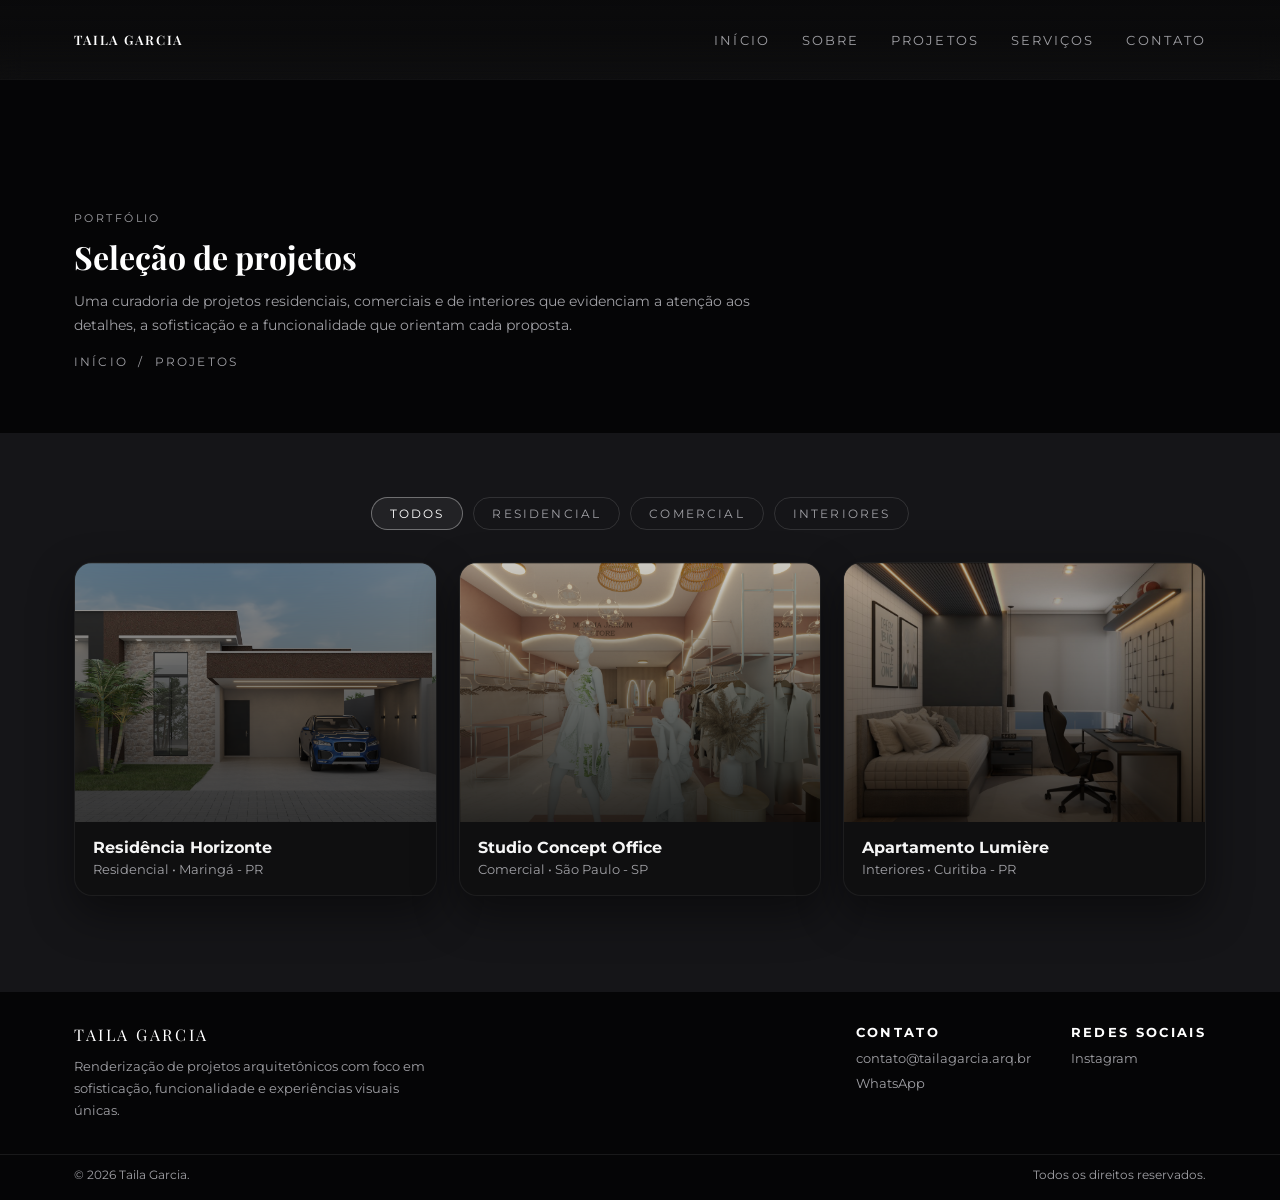
<file: projetos.html>
<!DOCTYPE html>
<html lang="pt-BR">
  <head>
    <meta charset="UTF-8" />
    <meta name="viewport" content="width=device-width, initial-scale=1.0" />
    <title>Portfólio | Taila Garcia</title>
    <meta
      name="description"
      content="Portfólio de projetos residenciais, comerciais e de interiores assinados por Taila Garcia."
    />

    <link rel="preconnect" href="https://fonts.googleapis.com" />
    <link rel="preconnect" href="https://fonts.gstatic.com" crossorigin />
    <link
      href="https://fonts.googleapis.com/css2?family=Montserrat:wght@300;400;500;600&family=Playfair+Display:wght@500;600;700&display=swap"
      rel="stylesheet"
    />

    <link rel="stylesheet" href="assets/css/style.css" />
  </head>
  <body>
    <!-- Header compartilhado -->
    <header class="header">
      <div class="container header__content">
        <a href="index.html#home" class="logo">Taila Garcia</a>

        <nav class="nav" id="mainNav">
          <ul class="nav__list">
            <li><a href="index.html#home">Início</a></li>
            <li><a href="index.html#sobre">Sobre</a></li>
            <li><a href="projetos.html">Projetos</a></li>
            <li><a href="index.html#servicos">Serviços</a></li>
            <li><a href="index.html#contato">Contato</a></li>
          </ul>
        </nav>

        <button class="nav-toggle" id="navToggle" aria-label="Abrir menu">
          <span></span>
          <span></span>
          <span></span>
        </button>
      </div>
    </header>

    <main>
      <!-- Cabeçalho da página de portfólio -->
      <section class="page-header">
        <div class="container">
          <div class="page-header__content animate-on-scroll">
            <p class="page-header__eyebrow">Portfólio</p>
            <h1 class="page-header__title">Seleção de projetos</h1>
            <p class="page-header__subtitle">
              Uma curadoria de projetos residenciais, comerciais e de interiores
              que evidenciam a atenção aos detalhes, a sofisticação e a
              funcionalidade que orientam cada proposta.
            </p>

            <div class="breadcrumb">
              <a href="index.html">Início</a> &nbsp;/&nbsp; <span>Projetos</span>
            </div>
          </div>
        </div>
      </section>

      <!-- Grid de projetos -->
      <section class="projects-list-page">
        <div class="container">
          <div class="portfolio-filters animate-on-scroll">
            <button class="filter-btn active" data-filter="all">Todos</button>
            <button class="filter-btn" data-filter="residencial">
              Residencial
            </button>
            <button class="filter-btn" data-filter="comercial">
              Comercial
            </button>
            <button class="filter-btn" data-filter="interiores">
              Interiores
            </button>
          </div>

          <div class="projects-list">
            <!-- Os mesmos projetos da home, com possibilidade de expansão futura -->
            <article
              class="portfolio-item animate-on-scroll"
              data-category="residencial"
            >
              <a href="projetos/projeto-residencial-01.html" class="portfolio-link">
                <div
                  class="portfolio-item__image portfolio-item__image--residencial"
                ></div>
                <div class="portfolio-item__info">
                  <h3>Residência Horizonte</h3>
                  <p>Residencial • Maringá - PR</p>
                </div>
              </a>
            </article>

            <article
              class="portfolio-item animate-on-scroll"
              data-category="comercial"
            >
              <a href="projetos/projeto-comercial-01.html" class="portfolio-link">
                <div
                  class="portfolio-item__image portfolio-item__image--comercial"
                ></div>
                <div class="portfolio-item__info">
                  <h3>Studio Concept Office</h3>
                  <p>Comercial • São Paulo - SP</p>
                </div>
              </a>
            </article>

            <article
              class="portfolio-item animate-on-scroll"
              data-category="interiores"
            >
              <a href="projetos/projeto-interiores-01.html" class="portfolio-link">
                <div
                  class="portfolio-item__image portfolio-item__image--interiores"
                ></div>
                <div class="portfolio-item__info">
                  <h3>Apartamento Lumière</h3>
                  <p>Interiores • Curitiba - PR</p>
                </div>
              </a>
            </article>
          </div>
        </div>
      </section>
    </main>

    <!-- Footer compartilhado -->
    <footer class="footer">
      <div class="container footer__content">
        <div class="footer__brand">
          <span class="footer__logo">Taila Garcia</span>
          <p>
            Renderização de projetos arquitetônicos com foco em sofisticação, funcionalidade
            e experiências visuais únicas.
          </p>
        </div>

        <div class="footer__columns">
          <div class="footer__column">
            <h4>Contato</h4>
            <ul>
              <li>
                <a href="mailto:contato@tailagarcia.arq.br"
                  >contato@tailagarcia.arq.br</a
                >
              </li>
              <li>
                <a
                  href="https://wa.me/5544998834349?text=Olá%20Taila,%20gostaria%20de%20conversar%20sobre%20um%20projeto."
                  target="_blank"
                  rel="noopener"
                  >WhatsApp</a
                >
              </li>
            </ul>
          </div>

          <div class="footer__column">
            <h4>Redes sociais</h4>
            <ul class="footer__social">
              <li><a href="https://www.instagram.com/tgorender?igsh=a2pmd243MzJvcm42"
                target="_blank"
                aria-label="Instagram">Instagram</a></li>
            </ul>
          </div>
        </div>
      </div>
      <div class="footer__bottom">
        <div class="container footer__bottom-inner">
          <span>© <span id="year"></span> Taila Garcia.</span>
          <span>Todos os direitos reservados.</span>
        </div>
      </div>
    </footer>

    <script src="assets/js/main.js"></script>
  </body>
</html>
</file>
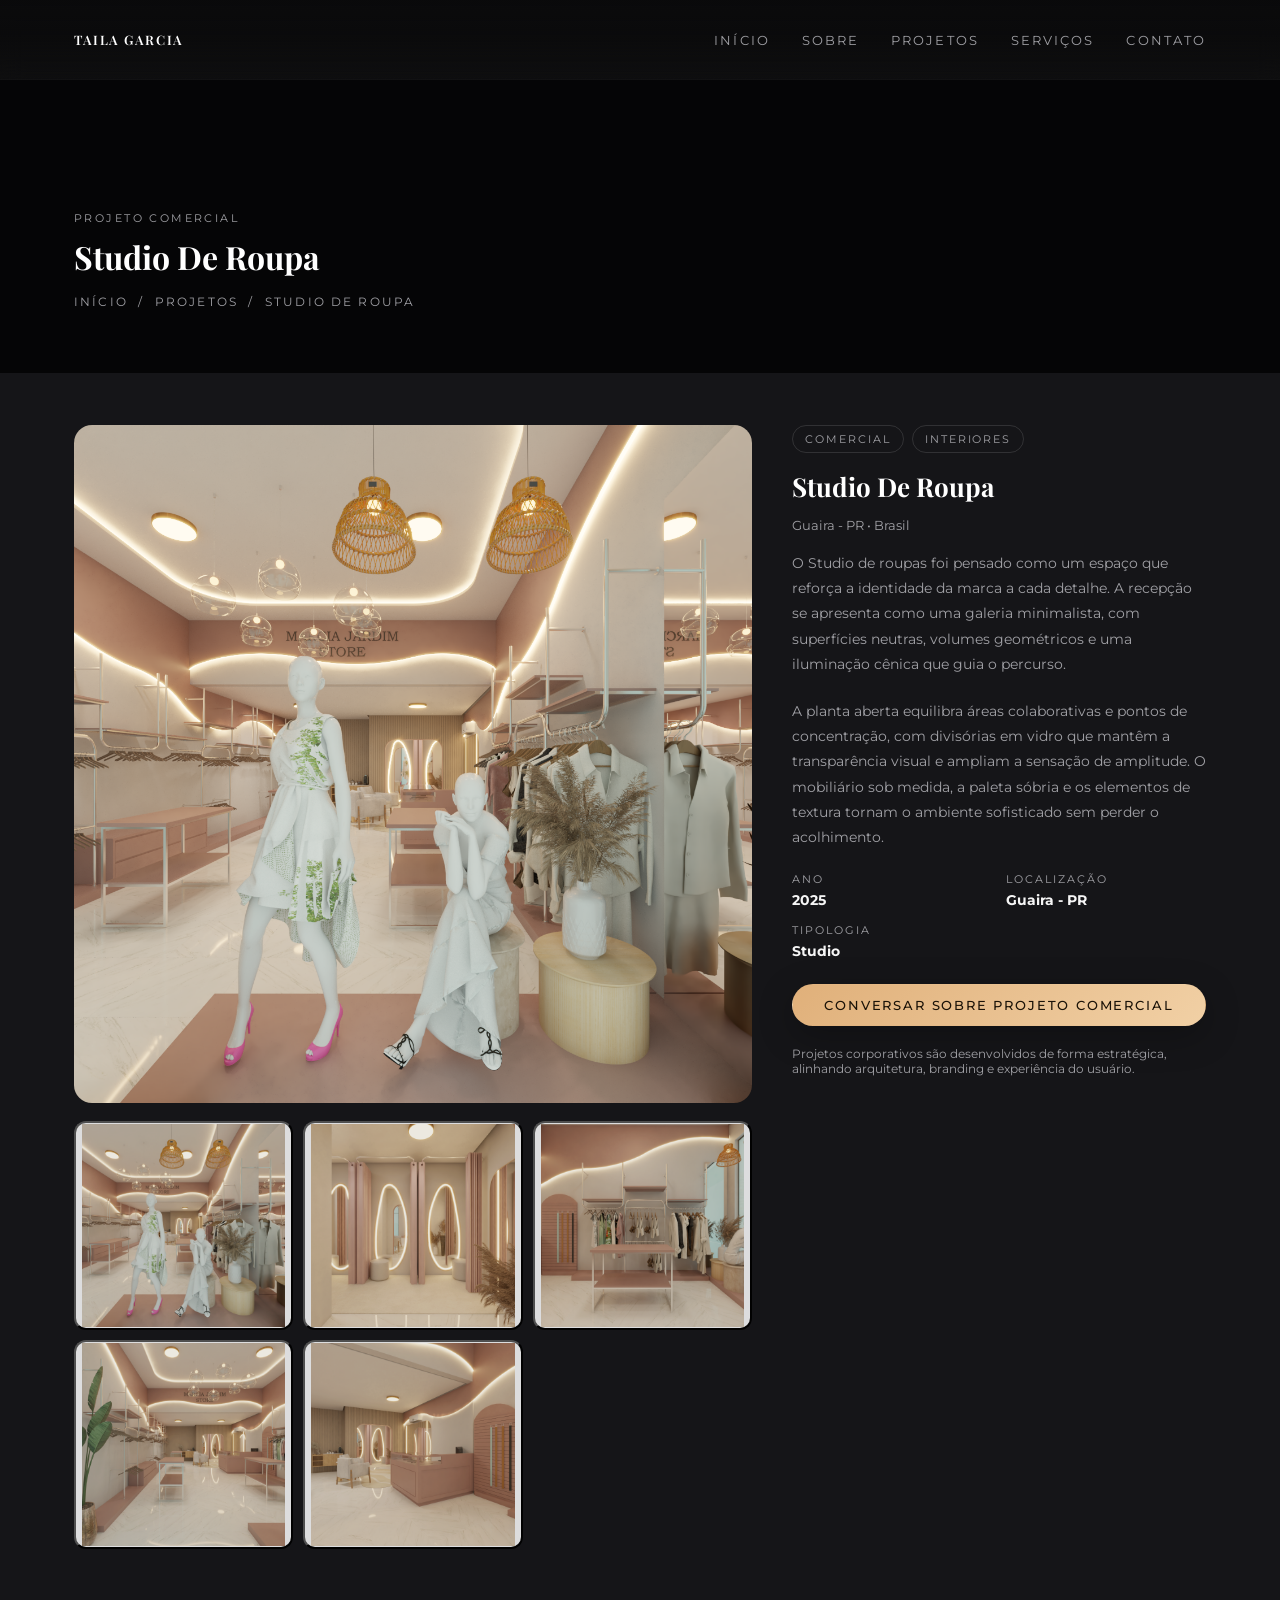
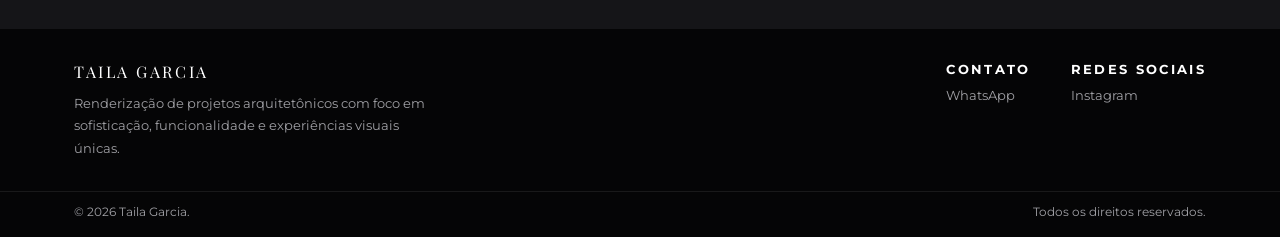
<file: projetos/projeto-comercial-01.html>
<!DOCTYPE html>
<html lang="pt-BR">
  <head>
    <meta charset="UTF-8" />
    <meta name="viewport" content="width=device-width, initial-scale=1.0" />
    <title>Studio de roupa | Taila Garcia</title>
    <meta
      name="description"
      content="Escritório contemporâneo com atmosfera sofisticada e minimalista, pensado para potencializar a experiência da marca e o bem-estar da equipe."
    />

    <link rel="preconnect" href="https://fonts.googleapis.com" />
    <link rel="preconnect" href="https://fonts.gstatic.com" crossorigin />
    <link
      href="https://fonts.googleapis.com/css2?family=Montserrat:wght@300;400;500;600&family=Playfair+Display:wght@500;600;700&display=swap"
      rel="stylesheet"
    />

    <link rel="stylesheet" href="../assets/css/style.css" />
  </head>
  <body>
    <!-- Header -->
    <header class="header">
      <div class="container header__content">
        <a href="../index.html#home" class="logo"
          >Taila Garcia</a
        >

        <nav class="nav" id="mainNav">
          <ul class="nav__list">
            <li><a href="../index.html#home">Início</a></li>
            <li><a href="../index.html#sobre">Sobre</a></li>
            <li><a href="../projetos.html">Projetos</a></li>
            <li><a href="../index.html#servicos">Serviços</a></li>
            <li><a href="../index.html#contato">Contato</a></li>
          </ul>
        </nav>

        <button class="nav-toggle" id="navToggle" aria-label="Abrir menu">
          <span></span>
          <span></span>
          <span></span>
        </button>
      </div>
    </header>

    <main>
      <!-- Cabeçalho do projeto -->
      <section class="page-header">
        <div class="container">
          <div class="page-header__content animate-on-scroll">
            <p class="page-header__eyebrow">Projeto comercial</p>
            <h1 class="page-header__title">Studio De Roupa</h1>
            

            <div class="breadcrumb">
              <a href="../index.html">Início</a> &nbsp;/&nbsp;
              <a href="../projetos.html">Projetos</a> &nbsp;/&nbsp;
              <span>Studio De Roupa</span>
            </div>
          </div>
        </div>
      </section>

      <!-- Conteúdo do projeto -->
      <section class="page-section">
        <div class="container">
          <div class="project-layout">
            <!-- Galeria -->
            <div class="project-gallery animate-on-scroll">
              <div
                class="project-gallery__main"
                data-main-image="comercial-concept-thumbs"
              >
                <img
                  src="../assets/img/projetos/comercial/comercial-1.png"
                  alt="Área de recepção do Studio Concept Office"
                />
              </div>
              <div
                class="project-gallery__thumbs"
                id="comercial-concept-thumbs"
              >
                <button
                  class="project-gallery__thumb"
                  type="button"
                  data-image-src="../assets/img/projetos/comercial/comercial-1.png"
                >
                  <img
                    src="../assets/img/projetos/comercial/comercial-1.png"
                    alt="Recepção com iluminação linear"
                  />
                
                </button>
                <button
                  class="project-gallery__thumb"
                  type="button"
                  data-image-src="../assets/img/projetos/comercial/comercial-2.png"
                >
                  <img
                    src="../assets/img/projetos/comercial/comercial-2.png"
                    alt="Sala de reunião envidraçada"
                  />
                </button>

                <button
                  class="project-gallery__thumb"
                  type="button"
                  data-image-src="../assets/img/projetos/comercial/comercial-3.png"
                >
                  <img
                    src="../assets/img/projetos/comercial/comercial-3.png"
                    alt="Sala de reunião envidraçada"
                  />
                </button>
                <button
                  class="project-gallery__thumb"
                  type="button"
                  data-image-src="../assets/img/projetos/comercial/comercial-4.png"
                >
                  <img
                    src="../assets/img/projetos/comercial/comercial-4.png"
                    alt="Área de trabalho colaborativa"
                  />
                </button>

                <button
                  class="project-gallery__thumb"
                  type="button"
                  data-image-src="../assets/img/projetos/comercial/comercial-5.png"
                >
                  <img
                    src="../assets/img/projetos/comercial/comercial-5.png"
                    alt="Sala de reunião envidraçada"
                  />
                </button>
              </div>
            </div>

            <!-- Detalhes do projeto -->
            <aside class="project-meta animate-on-scroll">
              <div class="project-meta__tags">
                <span class="project-tag">Comercial</span>
                <span class="project-tag">Interiores</span>
              </div>

              <h1>Studio De Roupa</h1>
              <p class="project-meta__location">Guaira - PR • Brasil</p>
              <!--fazer alteração loja de roupa-->
              <p class="project-meta__description">
                O Studio de roupas foi pensado como um espaço que reforça a
                identidade da marca a cada detalhe. A recepção se apresenta como
                uma galeria minimalista, com superfícies neutras, volumes
                geométricos e uma iluminação cênica que guia o percurso.
              </p>
              <p class="project-meta__description">
                A planta aberta equilibra áreas colaborativas e pontos de
                concentração, com divisórias em vidro que mantêm a
                transparência visual e ampliam a sensação de amplitude. O
                mobiliário sob medida, a paleta sóbria e os elementos de
                textura tornam o ambiente sofisticado sem perder o acolhimento.
              </p>

              <div class="project-meta__info">
                <div class="project-meta__info-item">
                  <span>Ano</span>
                  <strong>2025</strong>
                </div>
                <div class="project-meta__info-item">
                  <span>Localização</span>
                  <strong>Guaira - PR</strong>
                </div>
                <div class="project-meta__info-item">
                  <span>Tipologia</span>
                  <strong>Studio</strong>
                </div>
              </div>

              <div class="project-meta__cta">
                <a
                  href="https://wa.me/5544998834349?text=Olá%20Taila,%20gostei%20do%20Studio%20Concept%20Office%20e%20gostaria%20de%20conversar%20sobre%20um%20projeto%20comercial."
                  target="_blank"
                  rel="noopener"
                  class="btn btn--primary"
                >
                  Conversar sobre projeto comercial
                </a>
                <p class="project-meta__cta-note">
                  Projetos corporativos são desenvolvidos de forma estratégica,
                  alinhando arquitetura, branding e experiência do usuário.
                </p>
              </div>
            </aside>
          </div>
        </div>
      </section>
    </main>

    <!-- Footer -->
    <footer class="footer">
      <div class="container footer__content">
        <div class="footer__brand">
          <span class="footer__logo">Taila Garcia</span>
          <p>
            Renderização de projetos arquitetônicos com foco em sofisticação, funcionalidade
            e experiências visuais únicas.
          </p>
        </div>

        <div class="footer__columns">
          <div class="footer__column">
            <h4>Contato</h4>
            <ul>
            
              <li>
                <a
                  href="https://wa.me/554499834349?text=Olá%20Taila,%20gostaria%20de%20conversar%20sobre%20um%20projeto."
                  target="_blank"
                  rel="noopener"
                  >WhatsApp</a
                >
              </li>
            </ul>
          </div>

          <div class="footer__column">
            <h4>Redes sociais</h4>
            <ul class="footer__social">
              <li><a href="https://www.instagram.com/tgorender?igsh=a2pmd243MzJvcm42"
                target="_blank"
                aria-label="Instagram">Instagram</a></li>
            </ul>
          </div>
        </div>
      </div>
      <div class="footer__bottom">
        <div class="container footer__bottom-inner">
          <span>© <span id="year"></span> Taila Garcia.</span>
          <span>Todos os direitos reservados.</span>
        </div>
      </div>
    </footer>

    <script src="../assets/js/main.js"></script>
  </body>
</html>
</file>
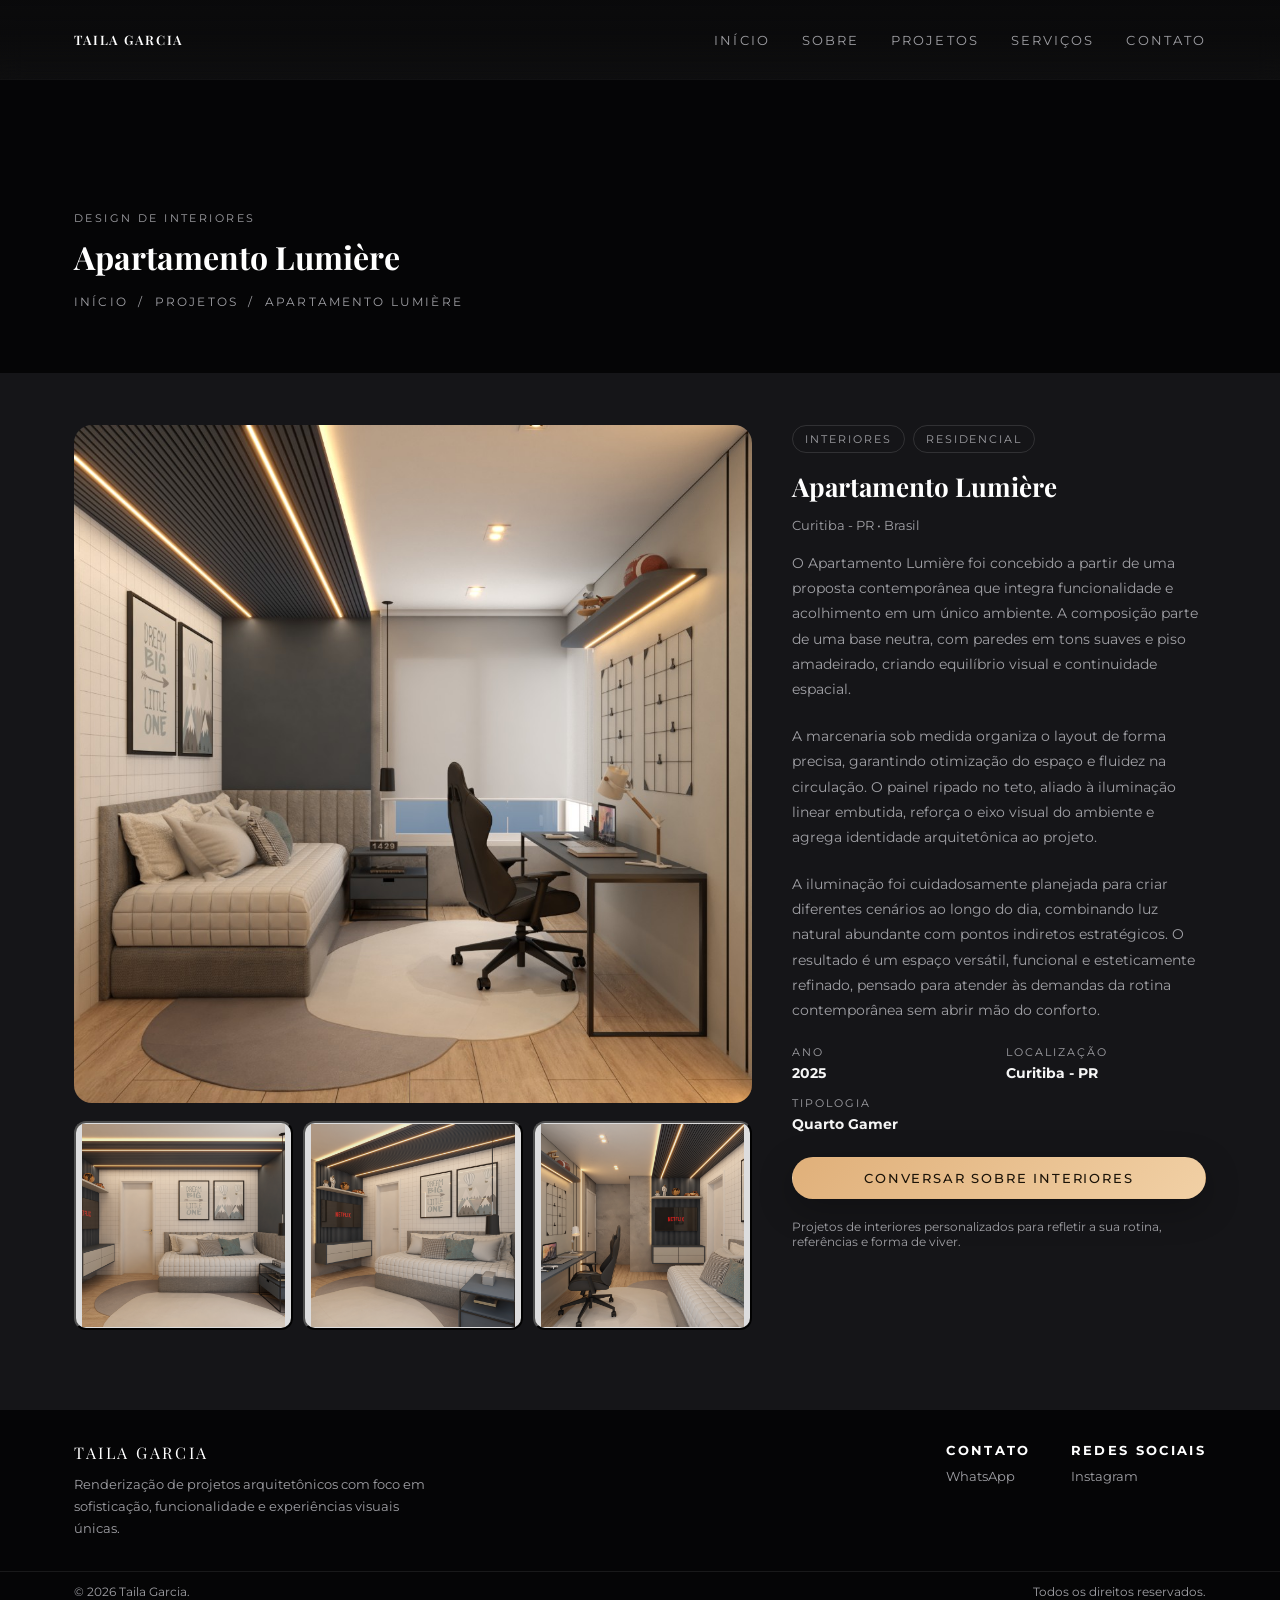
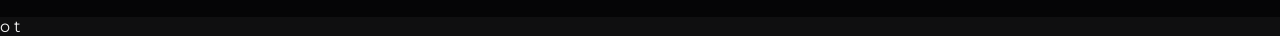
<file: projetos/projeto-interiores-01.html>
<!DOCTYPE html>
<html lang="pt-BR">
  <head>
    <meta charset="UTF-8" />
    <meta name="viewport" content="width=device-width, initial-scale=1.0" />
    <title>Apartamento Lumière | Taila Garcia</title>
    <meta
      name="description"
      content="Interiores minimalistas com atmosfera acolhedora, iluminados por uma paleta neutra e texturas ricas. Projeto de design de interiores assinado por Taila Garcia."
    />

    <link rel="preconnect" href="https://fonts.googleapis.com" />
    <link rel="preconnect" href="https://fonts.gstatic.com" crossorigin />
    <link
      href="https://fonts.googleapis.com/css2?family=Montserrat:wght@300;400;500;600&family=Playfair+Display:wght@500;600;700&display=swap"
      rel="stylesheet"
    />

    <link rel="stylesheet" href="../assets/css/style.css" />
  </head>
  <body>
    <!-- Header -->
    <header class="header">
      <div class="container header__content">
        <a href="../index.html#home" class="logo"
          >Taila Garcia</a
        >

        <nav class="nav" id="mainNav">
          <ul class="nav__list">
            <li><a href="../index.html#home">Início</a></li>
            <li><a href="../index.html#sobre">Sobre</a></li>
            <li><a href="../projetos.html">Projetos</a></li>
            <li><a href="../index.html#servicos">Serviços</a></li>
            <li><a href="../index.html#contato">Contato</a></li>
          </ul>
        </nav>

        <button class="nav-toggle" id="navToggle" aria-label="Abrir menu">
          <span></span>
          <span></span>
          <span></span>
        </button>
      </div>
    </header>

    <main>
      <!-- Cabeçalho do projeto -->
      <section class="page-header">
        <div class="container">
          <div class="page-header__content animate-on-scroll">
            <p class="page-header__eyebrow">Design de interiores</p>
            <h1 class="page-header__title">Apartamento Lumière</h1>
           
            <div class="breadcrumb">
              <a href="../index.html">Início</a> &nbsp;/&nbsp;
              <a href="../projetos.html">Projetos</a> &nbsp;/&nbsp;
              <span>Apartamento Lumière</span>
            </div>
          </div>
        </div>
      </section>

      <!-- Conteúdo do projeto -->
      <section class="page-section">
        <div class="container">
          <div class="project-layout">
            <!-- Galeria -->
            <div class="project-gallery">
              <div
                class="project-gallery__main"
                data-main-image="interiores-lumiere-thumbs"
              >
                
                <img
                  src="../assets/img/projetos/interiores/interiores-01-closet.jpg"
                  alt="Closet moderno com organização funcional"
                  loading="eager"
                  style="width: 100%; height: auto; display: block;"/>
              </div>

              
              <div

                class="project-gallery__thumbs"
                id="interiores-lumiere-thumbs"
              >
             
               
                </button>
                <button
                  class="project-gallery__thumb"
                  type="button"
                  data-image-src="../assets/img/projetos/interiores/interiores-01.png"
                >
                  <img
                    src="../assets/img/projetos/interiores/interiores-01.png"
                    alt="Cozinha minimalista em tons neutros"
                  />
                </button>
                <button
                  class="project-gallery__thumb"
                  type="button"
                  data-image-src="../assets/img/projetos/interiores/interiores-02.png"
                >
                  <img
                    src="../assets/img/projetos/interiores/interiores-02.png"
                    alt="Suíte com iluminação suave"
                  />
                </button>
                <button
                  class="project-gallery__thumb"
                  type="button"
                  data-image-src="../assets/img/projetos/interiores/interiores-03.png"
                >
                  <img
                    src="../assets/img/projetos/interiores/interiores-03.png"
                    alt="Closet moderno com organização funcional"
                  />
                
              </div>
            </div>

            <!-- Detalhes do projeto -->
            <aside class="project-meta animate-on-scroll">
              <div class="project-meta__tags">
                <span class="project-tag">Interiores</span>
                <span class="project-tag">Residencial</span>
              </div>

              <h1>Apartamento Lumière</h1>
              <p class="project-meta__location">Curitiba - PR • Brasil</p>
            <!--fazer alteração-->
              <p class="project-meta__description">
                O Apartamento Lumière foi concebido a partir de uma proposta contemporânea que integra funcionalidade e acolhimento em um único ambiente. A composição parte de uma base neutra, com paredes em tons suaves e piso amadeirado, criando equilíbrio visual e continuidade espacial.
              </p>
              <p class="project-meta__description">
                A marcenaria sob medida organiza o layout de forma precisa, garantindo otimização do espaço e fluidez na circulação. O painel ripado no teto, aliado à iluminação linear embutida, reforça o eixo visual do ambiente e agrega identidade arquitetônica ao projeto.
              </p>
               
              <p class="project-meta__description">
                A iluminação foi cuidadosamente planejada para criar diferentes cenários ao longo do dia, combinando luz natural abundante com pontos indiretos estratégicos. O resultado é um espaço versátil, funcional e esteticamente refinado, pensado para atender às demandas da rotina contemporânea sem abrir mão do conforto.
              </p>

              <div class="project-meta__info">
                <div class="project-meta__info-item">
                  <span>Ano</span>
                  <strong>2025</strong>
                </div>
                <div class="project-meta__info-item">
                  <span>Localização</span>
                  <strong>Curitiba - PR</strong>
                </div>
                <div class="project-meta__info-item">
                  <span>Tipologia</span>
                  <strong>Quarto Gamer</strong>
                </div>
              </div>

              <div class="project-meta__cta">
                <a
                  href="https://wa.me/5544998834349?text=Olá%20Taila,%20gostei%20do%20Apartamento%20Lumière%20e%20gostaria%20de%20conversar%20sobre%20um%20projeto%20de%20interiores."
                  target="_blank"
                  rel="noopener"
                  class="btn btn--primary"
                >
                  Conversar sobre interiores
                </a>
                <p class="project-meta__cta-note">
                  Projetos de interiores personalizados para refletir a sua
                  rotina, referências e forma de viver.
                </p>
              </div>
            </aside>
          </div>
        </div>
      </section>
    </main>

    <!-- Footer -->
    <footer class="footer">
      <div class="container footer__content">
        <div class="footer__brand">
          <span class="footer__logo">Taila Garcia</span>
          <p>
            Renderização de projetos arquitetônicos com foco em sofisticação, funcionalidade
            e experiências visuais únicas.
          </p>
        </div>

        <div class="footer__columns">
          <div class="footer__column">
            <h4>Contato</h4>
            <ul>
         
              <li>
                <a
                  href="https://wa.me/554499834349?text=Olá%20Taila,%20gostaria%20de%20conversar%20sobre%20um%20projeto."
                  target="_blank"
                  rel="noopener"
                  >WhatsApp</a
                >
              </li>
            </ul>
          </div>

          <div class="footer__column">
            <h4>Redes sociais</h4>
            <ul class="footer__social">
              <li><a href="https://www.instagram.com/tgorender?igsh=a2pmd243MzJvcm42"
                target="_blank"
                aria-label="Instagram">Instagram</a></li>
            </ul>
          </div>
        </div>
      </div>
      <div class="footer__bottom">
        <div class="container footer__bottom-inner">
          <span>© <span id="year"></span> Taila Garcia.</span>
          <span>Todos os direitos reservados.</span>
        </div>
      </div>
    </footer>

    <script src="../assets/js/main.js"></script>
  </body>
</html>

o t
</file>
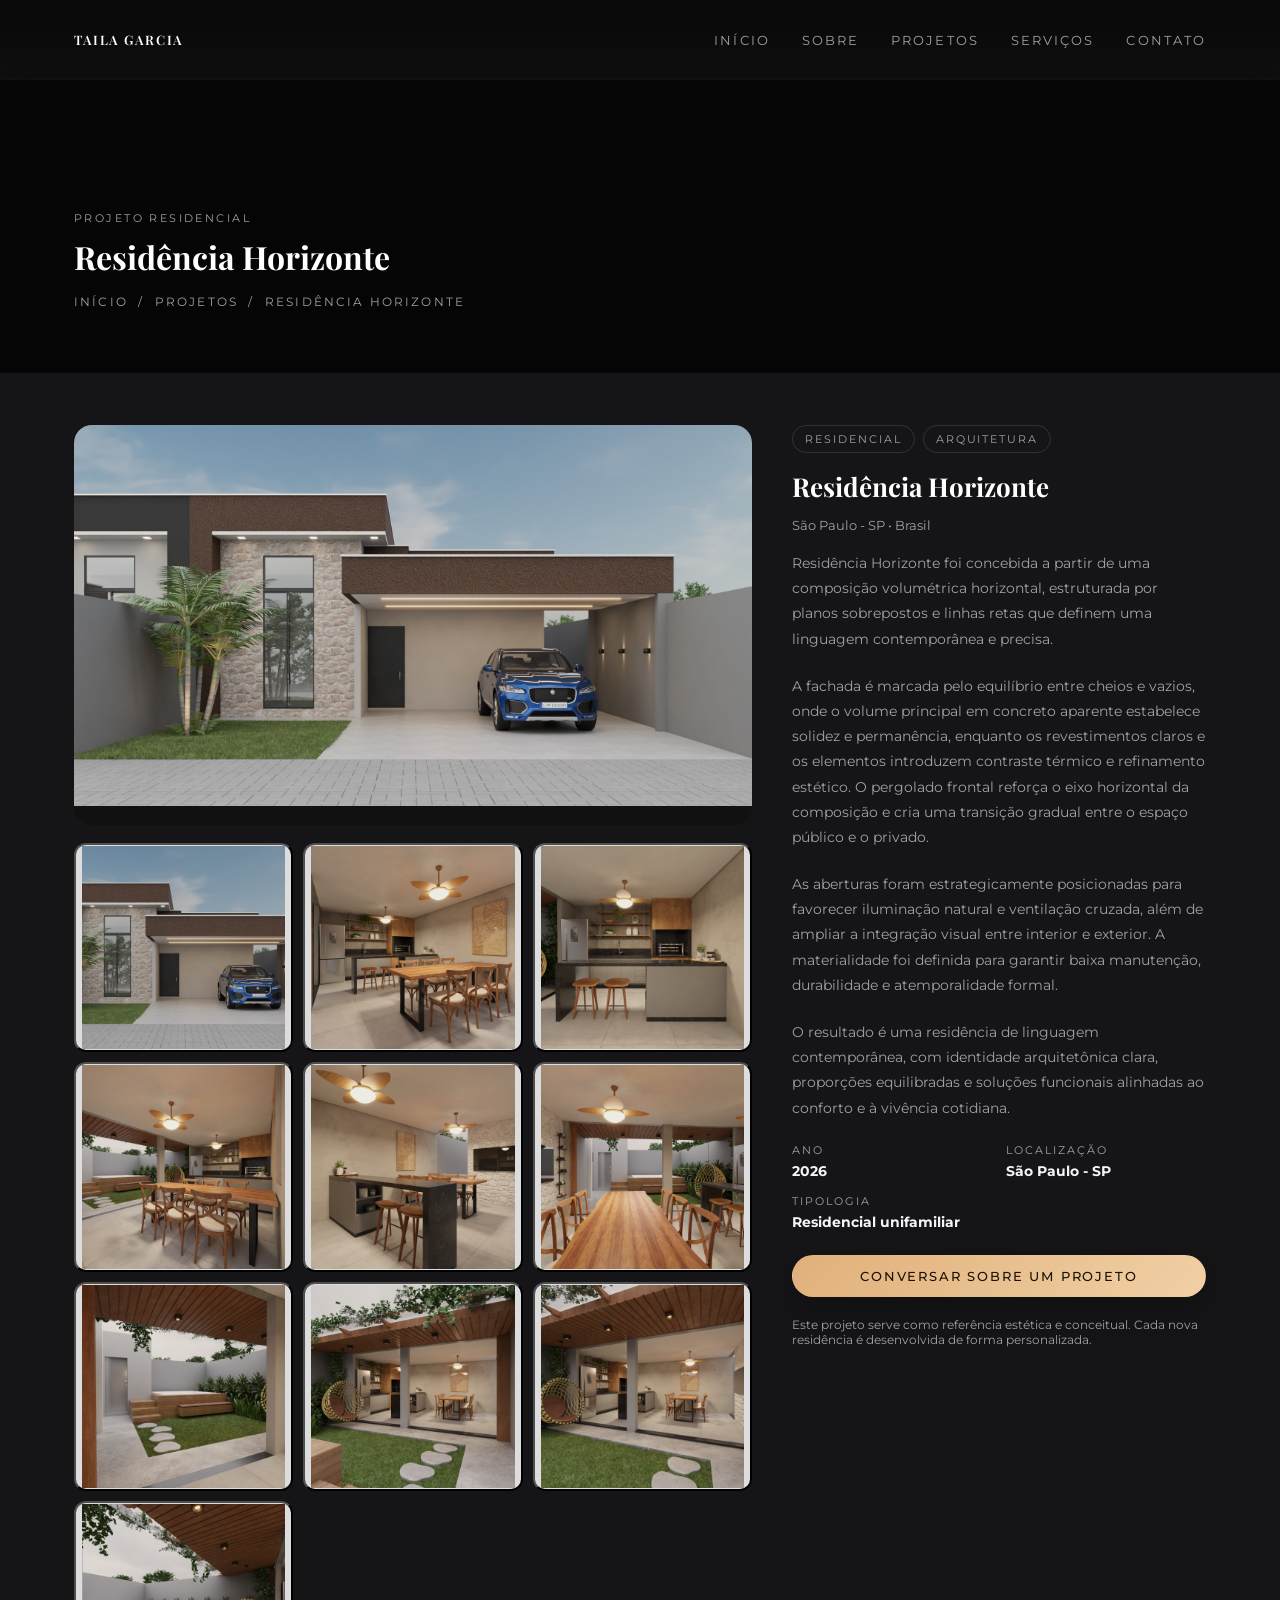
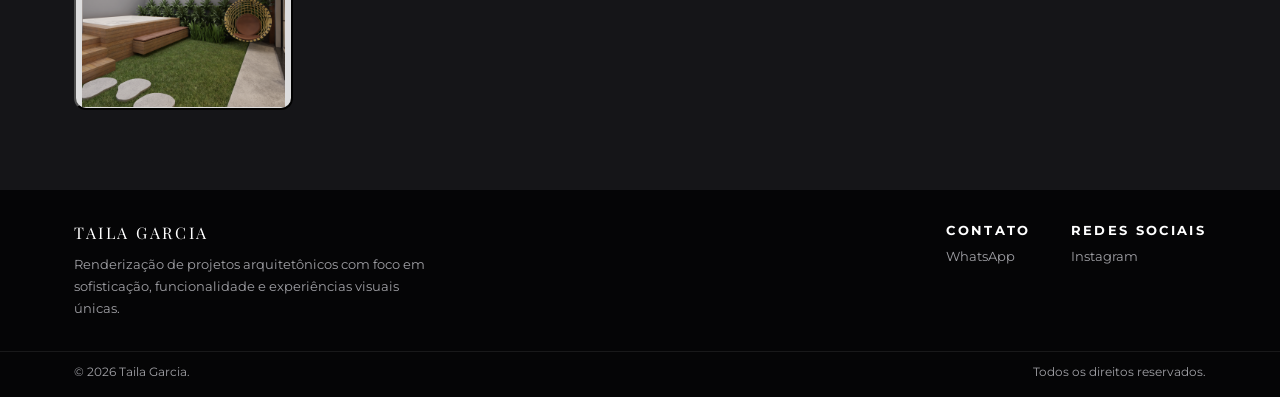
<file: projetos/projeto-residencial-01.html>
<!DOCTYPE html>
<html lang="pt-BR">
  <head>
    <meta charset="UTF-8" />
    <meta name="viewport" content="width=device-width, initial-scale=1.0" />
    <title>Residência Horizonte | Taila Garcia</title>
    <meta
      name="description"
      content="Residência contemporânea com volumetria limpa, integração de ambientes e iluminação natural abundante. Projeto autoral assinado por Taila Garcia."
    />

    <link rel="preconnect" href="https://fonts.googleapis.com" />
    <link rel="preconnect" href="https://fonts.gstatic.com" crossorigin />
    <link
      href="https://fonts.googleapis.com/css2?family=Montserrat:wght@300;400;500;600&family=Playfair+Display:wght@500;600;700&display=swap"
      rel="stylesheet"
    />

    <link rel="stylesheet" href="../assets/css/style.css" />
  </head>
  <body>
    <!-- Header -->
    <header class="header">
      <div class="container header__content">
        <a href="../index.html#home" class="logo"
          >Taila Garcia</a
        >

        <nav class="nav" id="mainNav">
          <ul class="nav__list">
            <li><a href="../index.html#home">Início</a></li>
            <li><a href="../index.html#sobre">Sobre</a></li>
            <li><a href="../projetos.html">Projetos</a></li>
            <li><a href="../index.html#servicos">Serviços</a></li>
            <li><a href="../index.html#contato">Contato</a></li>
          </ul>
        </nav>

        <button class="nav-toggle" id="navToggle" aria-label="Abrir menu">
          <span></span>
          <span></span>
          <span></span>
        </button>
      </div>
    </header>

    <main>
      <!-- Cabeçalho do projeto -->
      <section class="page-header">
        <div class="container">
          <div class="page-header__content animate-on-scroll">
            <p class="page-header__eyebrow">Projeto residencial</p>
            <h1 class="page-header__title">Residência Horizonte</h1>
            

            <div class="breadcrumb">
              <a href="../index.html">Início</a> &nbsp;/&nbsp;
              <a href="../projetos.html">Projetos</a> &nbsp;/&nbsp;
              <span>Residência Horizonte</span>
            </div>
          </div>
        </div>
      </section>

      <!-- Conteúdo do projeto -->
      <section class="page-section">
        <div class="container">
          <div class="project-layout">
            <!-- Galeria -->
            <div class="project-gallery animate-on-scroll">
              <div
                class="project-gallery__main"
                data-main-image="residencial-horizonte-thumbs"
              >
                <img
                  src="../assets/img/projetos/residencial/Fachada-2.jpg.jpeg"
                  alt="Fachada principal da Residência Horizonte"
                />
              </div>
              <div
                class="project-gallery__thumbs"
                id="residencial-horizonte-thumbs"
              >
                <button
                  class="project-gallery__thumb"
                  type="button"
                  data-image-src="../assets/img/projetos/residencial/Fachada-2.jpg.jpeg"
                >
                  <img
                    src="../assets/img/projetos/residencial/Fachada-2.jpg.jpeg"
                    alt="Fachada da residência ao entardecer"
                  />
                </button>
                <button
                  class="project-gallery__thumb"
                  type="button"
                  data-image-src="../assets/img/projetos/residencial/2.png"
                >
                  <img
                    src="../assets/img/projetos/residencial/2.png"
                    alt="Sala de estar integrada"
                  />
                </button>
                <button
                  class="project-gallery__thumb"
                  type="button"
                  data-image-src="../assets/img/projetos/residencial/3.png"
                >
                  <img
                    src="../assets/img/projetos/residencial/3.png"
                    alt="Varanda com vista panorâmica"
                  />
                </button>

                <button
                  class="project-gallery__thumb"
                  type="button"
                  data-image-src="../assets/img/projetos/residencial/4.png"
                >
                  <img
                    src="../assets/img/projetos/residencial/4.png"
                    alt="Varanda com vista panorâmica"
                  />
                </button>

                <button
                  class="project-gallery__thumb"
                  type="button"
                  data-image-src="../assets/img/projetos/residencial/5.png"
                >
                  <img
                    src="../assets/img/projetos/residencial/5.png"
                    alt="Varanda com vista panorâmica"
                  />
                </button>

                <button
                  class="project-gallery__thumb"
                  type="button"
                  data-image-src="../assets/img/projetos/residencial/6.png"
                >
                  <img
                    src="../assets/img/projetos/residencial/6.png"
                    alt="Varanda com vista panorâmica"
                  />
                </button>

                <button
                  class="project-gallery__thumb"
                  type="button"
                  data-image-src="../assets/img/projetos/residencial/7.png"
                >
                  <img
                    src="../assets/img/projetos/residencial/7.png"
                    alt="Varanda com vista panorâmica"
                  />
                </button>

                <button
                  class="project-gallery__thumb"
                  type="button"
                  data-image-src="../assets/img/projetos/residencial/8.png"
                >
                  <img
                    src="../assets/img/projetos/residencial/8.png"
                    alt="Varanda com vista panorâmica"
                  />
                </button>

                <button
                  class="project-gallery__thumb"
                  type="button"
                  data-image-src="../assets/img/projetos/residencial/9.png"
                >
                  <img
                    src="../assets/img/projetos/residencial/9.png"
                    alt="Varanda com vista panorâmica"
                  />
                </button>

                <button
                  class="project-gallery__thumb"
                  type="button"
                  data-image-src="../assets/img/projetos/residencial/10.png"
                >
                  <img
                    src="../assets/img/projetos/residencial/10.png"
                    alt="Varanda com vista panorâmica"
                  />
                </button>
              </div>
            </div>

            <!-- Detalhes do projeto -->
            <aside class="project-meta animate-on-scroll">
              <div class="project-meta__tags">
                <span class="project-tag">Residencial</span>
                <span class="project-tag">Arquitetura</span>
              </div>

              <h1>Residência Horizonte</h1>
              <p class="project-meta__location">São Paulo - SP • Brasil</p>
             <!--fazer alteração
              <p class="project-meta__description">
                O conceito da Residência Horizonte nasce da ideia de moldurar a
                paisagem. Grandes panos de vidro, brises metálicos sutis e
                volumes em concreto aparente criam uma composição elegante e ao
                mesmo tempo acolhedora. O projeto prioriza a fluidez entre os
                ambientes, com uma planta integrada que valoriza a convivência
                da família.
              </p>
              <p class="project-meta__description">
                A materialidade combina tons neutros, madeira natural e
                iluminação cuidadosamente planejada para realçar texturas e
                criar diferentes atmosferas ao longo do dia. A área externa se
                conecta à área social por meio de grandes esquadrias, permitindo
                que o jardim e a piscina sejam extensão natural da casa.
              </p>-->

              <p class="project-meta__description">
              Residência Horizonte foi concebida a partir de uma composição volumétrica horizontal, estruturada por planos sobrepostos e linhas retas que definem uma linguagem contemporânea e precisa.</p>

              <p class="project-meta__description">
              A fachada é marcada pelo equilíbrio entre cheios e vazios, onde o volume principal em concreto aparente estabelece solidez e permanência, enquanto os revestimentos claros e os elementos introduzem contraste térmico e refinamento estético. O pergolado frontal reforça o eixo horizontal da composição e cria uma transição gradual entre o espaço público e o privado.</p>

               <p class="project-meta__description">
                As aberturas foram estrategicamente posicionadas para favorecer iluminação natural e ventilação cruzada, além de ampliar a integração visual entre interior e exterior. A materialidade foi definida para garantir baixa manutenção, durabilidade e atemporalidade formal.</p>

                <p class="project-meta__description">
               O resultado é uma residência de linguagem contemporânea, com identidade arquitetônica clara, proporções equilibradas e soluções funcionais alinhadas ao conforto e à vivência cotidiana.</p>

              <div class="project-meta__info">
                <div class="project-meta__info-item">
                  <span>Ano</span>
                  <strong>2026</strong>
                </div>
                <div class="project-meta__info-item">
                  <span>Localização</span>
                  <strong>São Paulo - SP</strong>
                </div>
                <div class="project-meta__info-item">
                  <span>Tipologia</span>
                  <strong>Residencial unifamiliar</strong>
                </div>
                
              </div>

              <div class="project-meta__cta">
                <a
                  href="https://wa.me/5544998834349?text=Olá%20Taila,%20gostei%20da%20Residência%20Horizonte%20e%20gostaria%20de%20conversar%20sobre%20um%20projeto%20residencial."
                  target="_blank"
                  rel="noopener"
                  class="btn btn--primary"
                >
                  Conversar sobre um projeto
                </a>
                <p class="project-meta__cta-note">
                  Este projeto serve como referência estética e conceitual.
                  Cada nova residência é desenvolvida de forma personalizada.
                </p>
              </div>
            </aside>
          </div>
        </div>
      </section>
    </main>

    <!-- Footer -->
    <footer class="footer">
      <div class="container footer__content">
        <div class="footer__brand">
          <span class="footer__logo">Taila Garcia</span>
          <p>
            Renderização de projetos arquitetônicos com foco em sofisticação, funcionalidade
            e experiências visuais únicas.
          </p>
        </div>

        <div class="footer__columns">
          <div class="footer__column">
            <h4>Contato</h4>
            <ul>
            
              <li>
                <a
                  href="https://wa.me/554499834349?text=Olá%20Taila,%20gostaria%20de%20conversar%20sobre%20um%20projeto."
                  target="_blank"
                  rel="noopener"
                  >WhatsApp</a
                >
              </li>
            </ul>
          </div>

          <div class="footer__column">
            <h4>Redes sociais</h4>
            <ul class="footer__social">
              <li><a href="https://www.instagram.com/tgorender?igsh=a2pmd243MzJvcm42" 
              target="_blank"
                =
              "Instagram">Instagram</a></li>
            </ul>
          </div>
        </div>
      </div>
      <div class="footer__bottom">
        <div class="container footer__bottom-inner">
          <span>© <span id="year"></span> Taila Garcia.</span>
          <span>Todos os direitos reservados.</span>
        </div>
      </div>
    </footer>

    <script src="../assets/js/main.js"></script>
  </body>
</html>
</file>
<file: assets/css/style.css>
:root {
  /* Paleta neutra */
  --color-bg: #0f0f10;
  --color-bg-alt: #151518;
  --color-surface: #1d1d20;
  --color-surface-light: #f5f5f5;
  --color-surface-muted: #eeeeee;
  --color-text: #f5f5f5;
  --color-text-muted: #a0a0a5;
  --color-text-dark: #171717;
  --color-accent: #e0b07a;
  --color-accent-soft: rgba(224, 176, 122, 0.16);
  --color-border-subtle: rgba(255, 255, 255, 0.08);

  --header-height: 80px;
  --container-width: 1180px;
  --radius-sm: 8px;
  --radius-md: 12px;
  --radius-lg: 20px;

  --shadow-soft: 0 18px 45px rgba(0, 0, 0, 0.45);
  --shadow-subtle: 0 10px 35px rgba(0, 0, 0, 0.25);

  --transition-fast: 0.2s ease;
  --transition-normal: 0.3s ease;
  --transition-slow: 0.5s ease;
}

*,
*::before,
*::after {
  box-sizing: border-box;
}

html {
  scroll-behavior: smooth;
}

body {
  margin: 0;
  font-family: "Montserrat", system-ui, -apple-system, BlinkMacSystemFont,
    "Segoe UI", sans-serif;
  background-color: var(--color-bg);
  color: var(--color-text);
  -webkit-font-smoothing: antialiased;
}

img {
  max-width: 100%;
  display: block;
}

a {
  color: inherit;
  text-decoration: none;
}

button {
  font-family: inherit;
}

/* =========================================
   LAYOUT BASE
   ========================================= */

.container {
  width: 100%;
  max-width: var(--container-width);
  margin: 0 auto;
  padding: 0 24px;
}

main {
  margin-top: var(--header-height);
}

.section {
  padding: 96px 0;
}

.section--light {
  background-color: #ffffff;
  color: var(--color-text-dark);
}

.section--dark {
  background-color: var(--color-bg);
  color: var(--color-text);
}

.section__header {
  max-width: 640px;
  margin: 0 auto 48px;
  text-align: center;
}

.section__title {
  font-family: "Playfair Display", serif;
  font-weight: 600;
  font-size: 32px;
  letter-spacing: 0.02em;
  margin: 0 0 12px;
}

.section__title--light {
  color: #ffffff;
}

.section__subtitle {
  margin: 0;
  font-size: 15px;
  line-height: 1.7;
  color: #57575c;
}

.section__subtitle--light {
  color: var(--color-text-muted);
}

.section__footer {
  margin-top: 40px;
  text-align: center;
}

/* =========================================
   HEADER FIXO
   ========================================= */

.header {
  position: fixed;
  inset: 0 0 auto 0;
  height: var(--header-height);
  display: flex;
  align-items: center;
  z-index: 1000;
  backdrop-filter: blur(12px);
  background: linear-gradient(
    to bottom,
    rgba(10, 10, 11, 0.96),
    rgba(10, 10, 11, 0.78),
    transparent
  );
  border-bottom: 1px solid rgba(255, 255, 255, 0.03);
}

.header__content {
  display: flex;
  align-items: center;
  justify-content: space-between;
  gap: 32px;
}

.logo {
  font-family: "Playfair Display", serif;
  font-weight: 600;
  letter-spacing: 0.12em;
  font-size: 13px;
  text-transform: uppercase;
  color: #ffffff;
}

.logo span {
  font-family: "Montserrat", sans-serif;
  font-weight: 400;
  letter-spacing: 0.18em;
  margin-left: 6px;
  opacity: 0.7;
}

.nav {
  display: flex;
}

.nav__list {
  list-style: none;
  display: flex;
  align-items: center;
  gap: 32px;
  margin: 0;
  padding: 0;
}

.nav__list a {
  font-size: 13px;
  text-transform: uppercase;
  letter-spacing: 0.16em;
  color: var(--color-text-muted);
  position: relative;
  padding-bottom: 4px;
  transition: color var(--transition-fast);
}

.nav__list a::after {
  content: "";
  position: absolute;
  left: 0;
  bottom: 0;
  width: 0;
  height: 1px;
  background-color: var(--color-accent);
  transition: width var(--transition-normal);
}

.nav__list a:hover {
  color: #ffffff;
}

.nav__list a:hover::after {
  width: 100%;
}

/* Botão hamburguer (mobile) */
.nav-toggle {
  display: none;
  width: 32px;
  height: 32px;
  border: none;
  background: transparent;
  padding: 0;
  cursor: pointer;
}

.nav-toggle span {
  display: block;
  width: 100%;
  height: 2px;
  border-radius: 999px;
  background-color: #ffffff;
  transition: transform var(--transition-normal),
    opacity var(--transition-normal), top var(--transition-normal),
    bottom var(--transition-normal);
  position: relative;
}

.nav-toggle span + span {
  margin-top: 6px;
}

.nav-toggle.is-open span:nth-child(1) {
  transform: translateY(4px) rotate(45deg);
}

.nav-toggle.is-open span:nth-child(2) {
  opacity: 0;
}

.nav-toggle.is-open span:nth-child(3) {
  transform: translateY(-4px) rotate(-45deg);
}

/* =========================================
   BOTÕES
   ========================================= */

.btn {
  display: inline-flex;
  align-items: center;
  justify-content: center;
  border-radius: 999px;
  padding: 12px 26px;
  font-size: 13px;
  font-weight: 500;
  letter-spacing: 0.14em;
  text-transform: uppercase;
  border: 1px solid transparent;
  cursor: pointer;
  transition: background-color var(--transition-normal),
    color var(--transition-normal), border-color var(--transition-normal),
    transform 0.15s ease, box-shadow 0.15s ease;
}

.btn--primary {
  background: linear-gradient(135deg, var(--color-accent), #f1d0a5);
  color: #1b1308;
  box-shadow: var(--shadow-subtle);
}

.btn--primary:hover {
  transform: translateY(-1px);
  box-shadow: var(--shadow-soft);
}

.btn--ghost {
  background-color: transparent;
  border-color: rgba(0, 0, 0, 0.1);
  color: #111111;
}

.section--dark .btn--ghost {
  border-color: var(--color-border-subtle);
  color: var(--color-text);
}

.btn--ghost:hover {
  background-color: #f3f3f3;
}

.section--dark .btn--ghost:hover {
  background-color: rgba(255, 255, 255, 0.04);
}

.btn--ghost-light {
  background-color: transparent;
  border-color: rgba(255, 255, 255, 0.18);
  color: #ffffff;
}

.btn--ghost-light:hover {
  background-color: rgba(255, 255, 255, 0.06);
}

.btn--full {
  width: 100%;
}

/* =========================================
   HERO
   ========================================= */

.hero {
  position: relative;
  min-height: calc(100vh - var(--header-height));
  display: flex;
  align-items: center;
  color: #ffffff;
  background-image: linear-gradient(
      120deg,
      rgba(15, 15, 16, 0.9),
      rgba(15, 15, 16, 0.82)
    ),
    url("../img/hero-arquitetura.jpg");
  background-size: cover;
  background-position: center;
}

.hero__overlay {
  position: absolute;
  inset: 0;
  background: radial-gradient(
    circle at top left,
    rgba(255, 255, 255, 0.08),
    transparent 50%
  );
  opacity: 0.7;
}

.hero__content {
  position: relative;
  z-index: 1;
  max-width: 640px;
}

.hero__eyebrow {
  font-size: 12px;
  text-transform: uppercase;
  letter-spacing: 0.22em;
  color: var(--color-text-muted);
  margin-bottom: 16px;
}

.hero__title {
  font-family: "Playfair Display", serif;
  font-size: 40px;
  line-height: 1.15;
  margin: 0 0 18px;
}

.hero__subtitle {
  margin: 0 0 28px;
  font-size: 15px;
  line-height: 1.8;
  color: var(--color-text-muted);
}

.hero__actions {
  display: flex;
  flex-wrap: wrap;
  gap: 12px;
}

/* =========================================
   SOBRE
   ========================================= */

.about {
  display: grid;
  grid-template-columns: minmax(0, 1.1fr) minmax(0, 1.4fr);
  gap: 64px;
  align-items: center;
}

.about__image {
  position: relative;
}

.about__image::before {
  content: "";
  position: absolute;
  inset: 8% -12%;
  border-radius: var(--radius-lg);
  border: 1px solid rgba(0, 0, 0, 0.06);
}

.about__image-placeholder {
  position: relative;
  border-radius: var(--radius-lg);
  background: linear-gradient(145deg, #101010, #2a2827);
  box-shadow: 0 30px 65px rgba(0, 0, 0, 0.35);
  display: flex;
  align-items: flex-end;
  justify-content: flex-start;
  padding: 32px 32px 40px;
  height: 360px;
  overflow: hidden;
}

.about__image-placeholder::after {
  content: "";
  position: absolute;
  inset: 0;
 background-image:   url("../img/projetos/pessoal/profissional-02.jpeg");
  background-size: contain;
  background-repeat: no-repeat;
  width: 100%;
  height: 100%;
  object-fit: contain;
  background-position: center;
  opacity: 0.8;
  background-color: #1c1c1c;
}

.about__image-placeholder span {
  position: relative;
  z-index: 1;
  display: inline-flex;
  align-items: center;
  justify-content: center;
  width: 64px;
  height: 64px;
  border-radius: 999px;
  background-color: rgba(0, 0, 0, 0.72);
  border: 1px solid rgba(255, 255, 255, 0.18);
  color: #f5f5f5;
  font-family: "Playfair Display", serif;
  font-size: 22px;
  letter-spacing: 0.12em;
}

.about__content p {
  font-size: 15px;
  line-height: 1.8;
  color: #4e4e53;
}

.about__content p + p {
  margin-top: 10px;
}

.about__highlights {
  display: grid;
  grid-template-columns: repeat(3, minmax(0, 1fr));
  gap: 18px;
  margin-top: 28px;
}

.about__highlight-card {
  border-radius: 16px;
  background-color: var(--color-surface-light);
  border: 1px solid rgba(0, 0, 0, 0.04);
  padding: 18px 18px 20px;
  max-width: 300px;
  
}

.about__highlight-card h3 {
  font-size: 14px;
  margin: 0 0 6px;
}

.about__highlight-card p {
  font-size: 13px;
  color: #696970;
  margin: 0;
}

/* =========================================
   PORTFÓLIO
   ========================================= */

.portfolio-filters {
  display: flex;
  justify-content: center;
  gap: 10px;
  flex-wrap: wrap;
  margin-bottom: 32px;
}

.filter-btn {
  padding: 8px 18px;
  border-radius: 999px;
  border: 1px solid rgba(255, 255, 255, 0.12);
  background-color: transparent;
  color: var(--color-text-muted);
  font-size: 12px;
  letter-spacing: 0.18em;
  text-transform: uppercase;
  cursor: pointer;
  transition: background-color var(--transition-normal),
    color var(--transition-normal), border-color var(--transition-normal),
    transform 0.15s ease;
}

.filter-btn:hover {
  border-color: rgba(255, 255, 255, 0.3);
  color: #ffffff;
}

.filter-btn.active {
  background-color: rgba(255, 255, 255, 0.06);
  color: #ffffff;
  border-color: rgba(255, 255, 255, 0.35);
}

.portfolio-grid {
  display: grid;
  grid-template-columns: repeat(3, minmax(0, 1fr));
  gap: 22px;
}

.portfolio-item {
  border-radius: 18px;
  overflow: hidden;
  background-color: #111;
  border: 1px solid rgba(255, 255, 255, 0.06);
  box-shadow: var(--shadow-soft);
  transform: translateY(0);
  transition: transform var(--transition-normal),
    box-shadow var(--transition-normal), border-color var(--transition-normal),
    opacity 0.25s ease;
}

.portfolio-link {
  display: block;
}

.portfolio-item__image {
  position: relative;
  padding-top: 72%;
  background-size: cover;
  background-position: center;
}

.portfolio-item__image--residencial {
  background-image: linear-gradient(
      to bottom,
      rgba(0, 0, 0, 0.25),
      rgba(0, 0, 0, 0.7)
    ),
    url("../img/projetos/residencial/Fachada\ 1.png");
}

.portfolio-item__image--comercial {
  background-image: linear-gradient(
      to bottom,
      rgba(0, 0, 0, 0.2),
      rgba(0, 0, 0, 0.8)
    ),
    url("../img/projetos/comercial/comercial-1.png");
}

.portfolio-item__image--interiores {
  background-image: linear-gradient(
      to bottom,
      rgba(0, 0, 0, 0.3),
      rgba(0, 0, 0, 0.75)
    ),
    url("../img/projetos/interiores/interiores-01-closet.jpg");
}

.portfolio-item__info {
  padding: 16px 18px 18px;
}

.portfolio-item__info h3 {
  font-size: 16px;
  margin: 0 0 4px;
}

.portfolio-item__info p {
  margin: 0;
  font-size: 13px;
  color: var(--color-text-muted);
}

.portfolio-item:hover {
  transform: translateY(-6px);
  box-shadow: 0 28px 65px rgba(0, 0, 0, 0.75);
  border-color: rgba(255, 255, 255, 0.24);
}


/* =========================================
   SERVIÇOS
   ========================================= */

.services-grid {
  display: grid;
  grid-template-columns: repeat(4, minmax(0, 1fr));
  gap: 20px;
  margin-top: 24px;
}

.service-card {
  border-radius: 18px;
  background-color: var(--color-surface-light);
  padding: 22px 20px 22px;
  border: 1px solid rgba(0, 0, 0, 0.04);
  box-shadow: 0 16px 35px rgba(0, 0, 0, 0.06);
  transition: transform var(--transition-normal),
    box-shadow var(--transition-normal),
    border-color var(--transition-normal);
}

.service-card__icon {
  width: 32px;
  height: 32px;
  border-radius: 999px;
  border: 1px solid rgba(0, 0, 0, 0.16);
  display: flex;
  align-items: center;
  justify-content: center;
  margin-bottom: 14px;
}

.service-card__icon span {
  display: block;
  width: 16px;
  height: 16px;
  border-radius: 6px;
  border: 1px solid rgba(0, 0, 0, 0.3);
}

.service-card__icon--alt span {
  border-radius: 999px;
}

.service-card h3 {
  font-size: 15px;
  margin: 0 0 8px;
}

.service-card p {
  margin: 0;
  font-size: 13px;
  color: #6e6e74;
  line-height: 1.7;
}

.service-card:hover {
  transform: translateY(-4px);
  box-shadow: 0 26px 60px rgba(0, 0, 0, 0.2);
  border-color: rgba(0, 0, 0, 0.14);
}

/* =========================================
   CONTATO
   ========================================= */

.contact {
  display: grid;
  grid-template-columns: minmax(0, 1.1fr) minmax(0, 1.1fr);
  gap: 52px;
  align-items: flex-start;
}

.contact__info .section__title {
  margin-bottom: 8px;
}

.contact__details {
  list-style: none;
  margin: 28px 0 24px;
  padding: 0;
}

.contact__details li {
  margin-bottom: 16px;
}

.contact__details span {
  display: block;
  font-size: 12px;
  letter-spacing: 0.18em;
  text-transform: uppercase;
  color: var(--color-text-muted);
  margin-bottom: 4px;
}

.contact__details strong {
  font-size: 15px;
}

.contact__details a {
  font-size: 14px;
  color: #ffffff;
  opacity: 0.85;
}

.contact__details a:hover {
  opacity: 1;
}

.contact__form-wrapper {
  background-color: #111;
  border-radius: 20px;
  padding: 24px 24px 26px;
  border: 1px solid rgba(255, 255, 255, 0.08);
  box-shadow: 0 26px 65px rgba(0, 0, 0, 0.8);
}

.contact__form {
  display: flex;
  flex-direction: column;
  gap: 16px;
}

.form-group {
  display: flex;
  flex-direction: column;
  gap: 6px;
}

.form-group label {
  font-size: 13px;
  color: var(--color-text-muted);
}

.form-group input,
.form-group textarea {
  border-radius: 999px;
  border: 1px solid rgba(255, 255, 255, 0.08);
  background-color: rgba(255, 255, 255, 0.02);
  color: #ffffff;
  font-size: 14px;
  padding: 10px 14px;
  outline: none;
  transition: border-color var(--transition-fast),
    background-color var(--transition-fast), box-shadow 0.15s ease;
}

.form-group textarea {
  border-radius: 14px;
  resize: vertical;
  min-height: 110px;
}

.form-group input::placeholder,
.form-group textarea::placeholder {
  color: rgba(255, 255, 255, 0.3);
}

.form-group input:focus,
.form-group textarea:focus {
  border-color: rgba(224, 176, 122, 0.9);
  background-color: rgba(255, 255, 255, 0.04);
  box-shadow: 0 0 0 1px rgba(224, 176, 122, 0.6);
}

.form__note {
  margin: 6px 0 0;
  font-size: 12px;
  color: var(--color-text-muted);
}

.map-wrapper {
  margin-top: 40px;
  border-top: 1px solid rgba(255, 255, 255, 0.08);
}

.map-wrapper iframe {
  display: block;
}

/* =========================================
   FOOTER
   ========================================= */

.footer {
  background-color: #050506;
  color: var(--color-text-muted);
  padding-top: 32px;
}

.footer__content {
  display: flex;
  justify-content: space-between;
  align-items: flex-start;
  gap: 32px;
  padding-bottom: 24px;
}

.footer__brand {
  max-width: 360px;
}

.footer__logo {
  font-family: "Playfair Display", serif;
  font-size: 16px;
  letter-spacing: 0.16em;
  text-transform: uppercase;
  color: #ffffff;
  display: inline-block;
  margin-bottom: 10px;
}

.footer__brand p {
  margin: 0;
  font-size: 13px;
  line-height: 1.7;
}

.footer__columns {
  display: flex;
  gap: 40px;
}

.footer__column h4 {
  margin: 0 0 8px;
  font-size: 13px;
  text-transform: uppercase;
  letter-spacing: 0.18em;
  color: #ffffff;
}

.footer__column ul {
  list-style: none;
  margin: 0;
  padding: 0;
}

.footer__column li {
  margin-bottom: 6px;
}

.footer__column a {
  font-size: 13px;
  color: var(--color-text-muted);
}

.footer__column a:hover {
  color: #ffffff;
}

.footer__social {
  display: flex;
  flex-direction: column;
}

.footer__bottom {
  border-top: 1px solid rgba(255, 255, 255, 0.08);
  margin-top: 8px;
  padding: 12px 0 18px;
}

.footer__bottom-inner {
  display: flex;
  justify-content: space-between;
  gap: 16px;
  font-size: 12px;
}

/* =========================================
   PÁGINAS DE PROJETOS
   ========================================= */

.page-header {
  background-color: #050506;
  padding: 120px 0 64px;
}

.page-header__content {
  max-width: 720px;
}

.page-header__eyebrow {
  font-size: 11px;
  letter-spacing: 0.22em;
  text-transform: uppercase;
  color: var(--color-text-muted);
  margin-bottom: 10px;
}

.page-header__title {
  font-family: "Playfair Display", serif;
  font-size: 32px;
  margin: 0 0 12px;
  color: #ffffff;
}

.page-header__subtitle {
  margin: 0;
  font-size: 14px;
  line-height: 1.7;
  color: var(--color-text-muted);
}

.breadcrumb {
  margin-top: 16px;
  font-size: 12px;
  text-transform: uppercase;
  letter-spacing: 0.18em;
  color: var(--color-text-muted);
}

.breadcrumb a {
  color: var(--color-text-muted);
}

.breadcrumb a:hover {
  color: #ffffff;
}

.page-section {
  padding: 52px 0 80px;
  background-color: var(--color-bg-alt);
}

.project-layout {
  display: grid;
  grid-template-columns: minmax(0, 1.8fr) minmax(0, 1.1fr);
  gap: 40px;
}

.project-gallery {
  display: grid;
  gap: 18px;
}

.project-gallery__main {
  border-radius: 18px;
  overflow: hidden;
  background-color: #111;
  min-height: 400px;
  position: relative;
}

.project-gallery__main img {
  width: 100%;
  height: auto;
  display: block;
  object-fit: cover;
}

.project-gallery__thumbs {
  display: grid;
  grid-template-columns: repeat(3, minmax(0, 1fr));
  gap: 10px;
}

.project-gallery__thumb {
  border-radius: 12px;
  overflow: hidden;
  cursor: pointer;
  opacity: 0.92;
  transition: opacity 0.18s ease, transform 0.18s ease;
}

.project-gallery__thumb img {
  width: 100%;
  height: 100%;
  object-fit: cover;
}

.project-gallery__thumb:hover {
  opacity: 1;
  transform: translateY(-2px);
}

.project-meta {
  align-self: flex-start;
}

.project-meta__tags {
  display: inline-flex;
  gap: 8px;
  margin-bottom: 16px;
}

.project-tag {
  font-size: 11px;
  letter-spacing: 0.18em;
  text-transform: uppercase;
  border-radius: 999px;
  padding: 6px 12px;
  border: 1px solid rgba(255, 255, 255, 0.12);
  color: var(--color-text-muted);
}

.project-meta h1 {
  font-family: "Playfair Display", serif;
  font-size: 26px;
  margin: 0 0 10px;
  color: #ffffff;
}

.project-meta__location {
  font-size: 13px;
  color: var(--color-text-muted);
  margin-bottom: 18px;
}

.project-meta__description {
  font-size: 14px;
  line-height: 1.8;
  color: var(--color-text-muted);
  margin-bottom: 22px;
}

.project-meta__info {
  display: grid;
  grid-template-columns: repeat(2, minmax(0, 1fr));
  gap: 14px;
  margin-bottom: 24px;
}

.project-meta__info-item span {
  display: block;
  font-size: 11px;
  letter-spacing: 0.18em;
  text-transform: uppercase;
  color: var(--color-text-muted);
  margin-bottom: 4px;
}

.project-meta__info-item strong {
  font-size: 14px;
}

.project-meta__cta {
  display: flex;
  flex-direction: column;
  gap: 8px;
}

.project-meta__cta-note {
  font-size: 12px;
  color: var(--color-text-muted);
}

.projects-list-page {
  padding: 64px 0 96px;
  background-color: var(--color-bg-alt);
}

.projects-list {
  display: grid;
  grid-template-columns: repeat(3, minmax(0, 1fr));
  gap: 22px;
}

.projects-list .portfolio-item {
  background-color: #0f0f10;
}

/* =========================================
   ANIMAÇÕES SUAVES AO SCROLL
   ========================================= */

.animate-on-scroll {
  opacity: 0;
  transform: translateY(26px);
  transition: opacity var(--transition-slow), transform var(--transition-slow);
}

.animate-on-scroll.in-view {
  opacity: 1;
  transform: translateY(0);
}

/* =========================================
   RESPONSIVIDADE
   ========================================= */

@media (max-width: 1024px) {
  .about {
    grid-template-columns: minmax(0, 1fr);
    gap: 40px;
  }

  .about__image {
    order: -1;
  }

  .portfolio-grid {
    grid-template-columns: repeat(2, minmax(0, 1fr));
  }

  .services-grid {
    grid-template-columns: repeat(2, minmax(0, 1fr));
  }

  .contact {
    grid-template-columns: minmax(0, 1fr);
  }

  .project-layout {
    grid-template-columns: minmax(0, 1.4fr) minmax(0, 1.1fr);
  }
}

@media (max-width: 768px) {
  .header {
    background: rgba(5, 5, 6, 0.98);
  }

  .nav {
    position: fixed;
    inset: var(--header-height) 0 auto 0;
    background-color: #050506;
    border-bottom: 1px solid rgba(255, 255, 255, 0.06);
    transform: translateY(-120%);
    opacity: 0;
    pointer-events: none;
    transition: transform var(--transition-normal),
      opacity var(--transition-normal);
  }

  .nav.is-open {
    transform: translateY(0);
    opacity: 1;
    pointer-events: auto;
  }

  .nav__list {
    flex-direction: column;
    align-items: flex-start;
    padding: 18px 24px 18px;
    gap: 10px;
  }

  .nav__list a {
    padding: 4px 0;
  }

  .nav-toggle {
    display: inline-flex;
  }

  .hero {
    align-items: flex-end;
    padding: 72px 0 64px;
  }

  .hero__content {
    max-width: 100%;
  }

  .hero__title {
    font-size: 30px;
  }

  .about__highlights {
    grid-template-columns: minmax(0, 1fr);
  }

  .portfolio-grid {
    grid-template-columns: minmax(0, 1fr);
  }

  .services-grid {
    grid-template-columns: minmax(0, 1fr);
  }

  .section {
    padding: 72px 0;
  }

  .page-header {
    padding: 96px 0 40px;
  }

  .project-layout {
    grid-template-columns: minmax(0, 1fr);
  }

  .project-gallery__thumbs {
    grid-template-columns: repeat(3, minmax(0, 1fr));
  }

  .projects-list {
    grid-template-columns: minmax(0, 1fr);
  }

  .footer__content {
    flex-direction: column;
  }

  .footer__columns {
    width: 100%;
    justify-content: space-between;
  }

  .footer__bottom-inner {
    flex-direction: column;
  }
}

@media (max-width: 520px) {
  .container {
    padding: 0 18px;
  }

  .hero__actions {
    flex-direction: column;
  }

  .about__image-placeholder {
    height: 300px;
  }

  .project-gallery__thumbs {
    grid-template-columns: repeat(2, minmax(0, 1fr));
  }

  .footer__columns {
    flex-direction: column;
    gap: 18px;
  }
}
</file>
